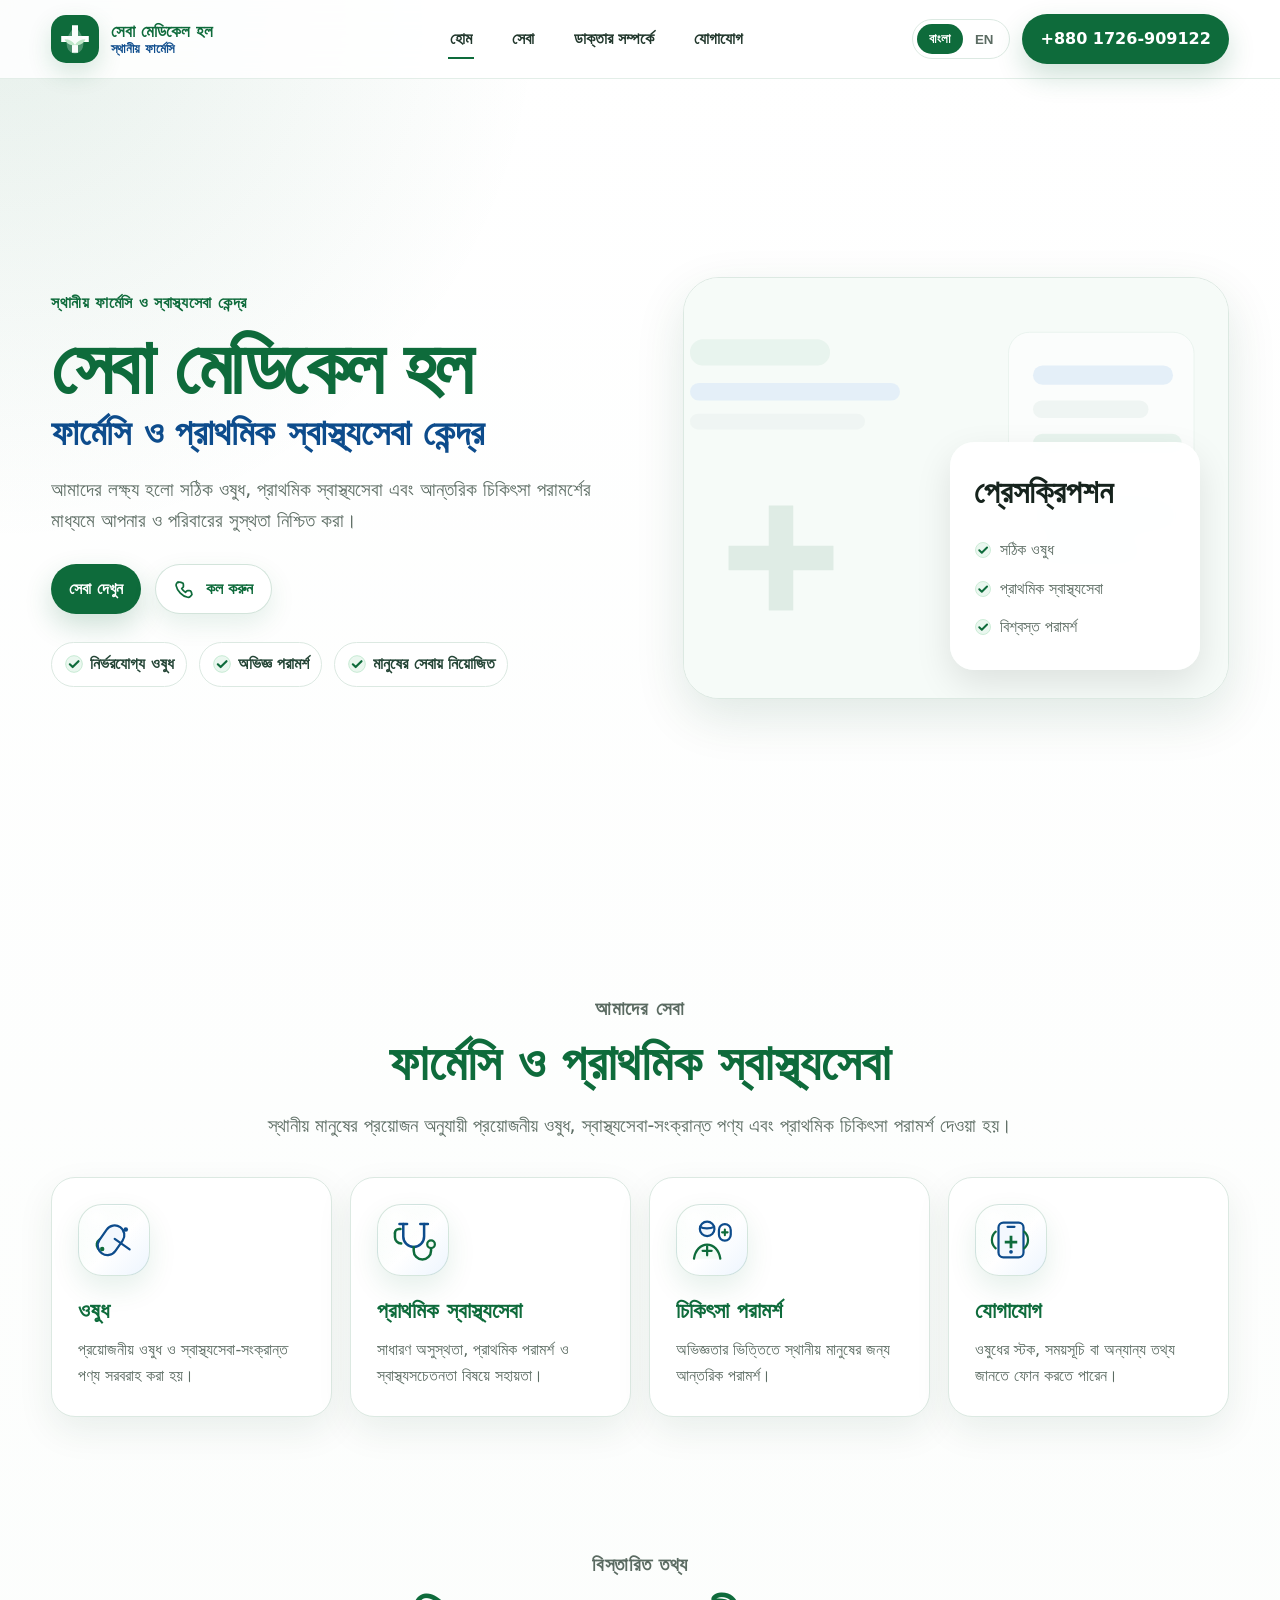
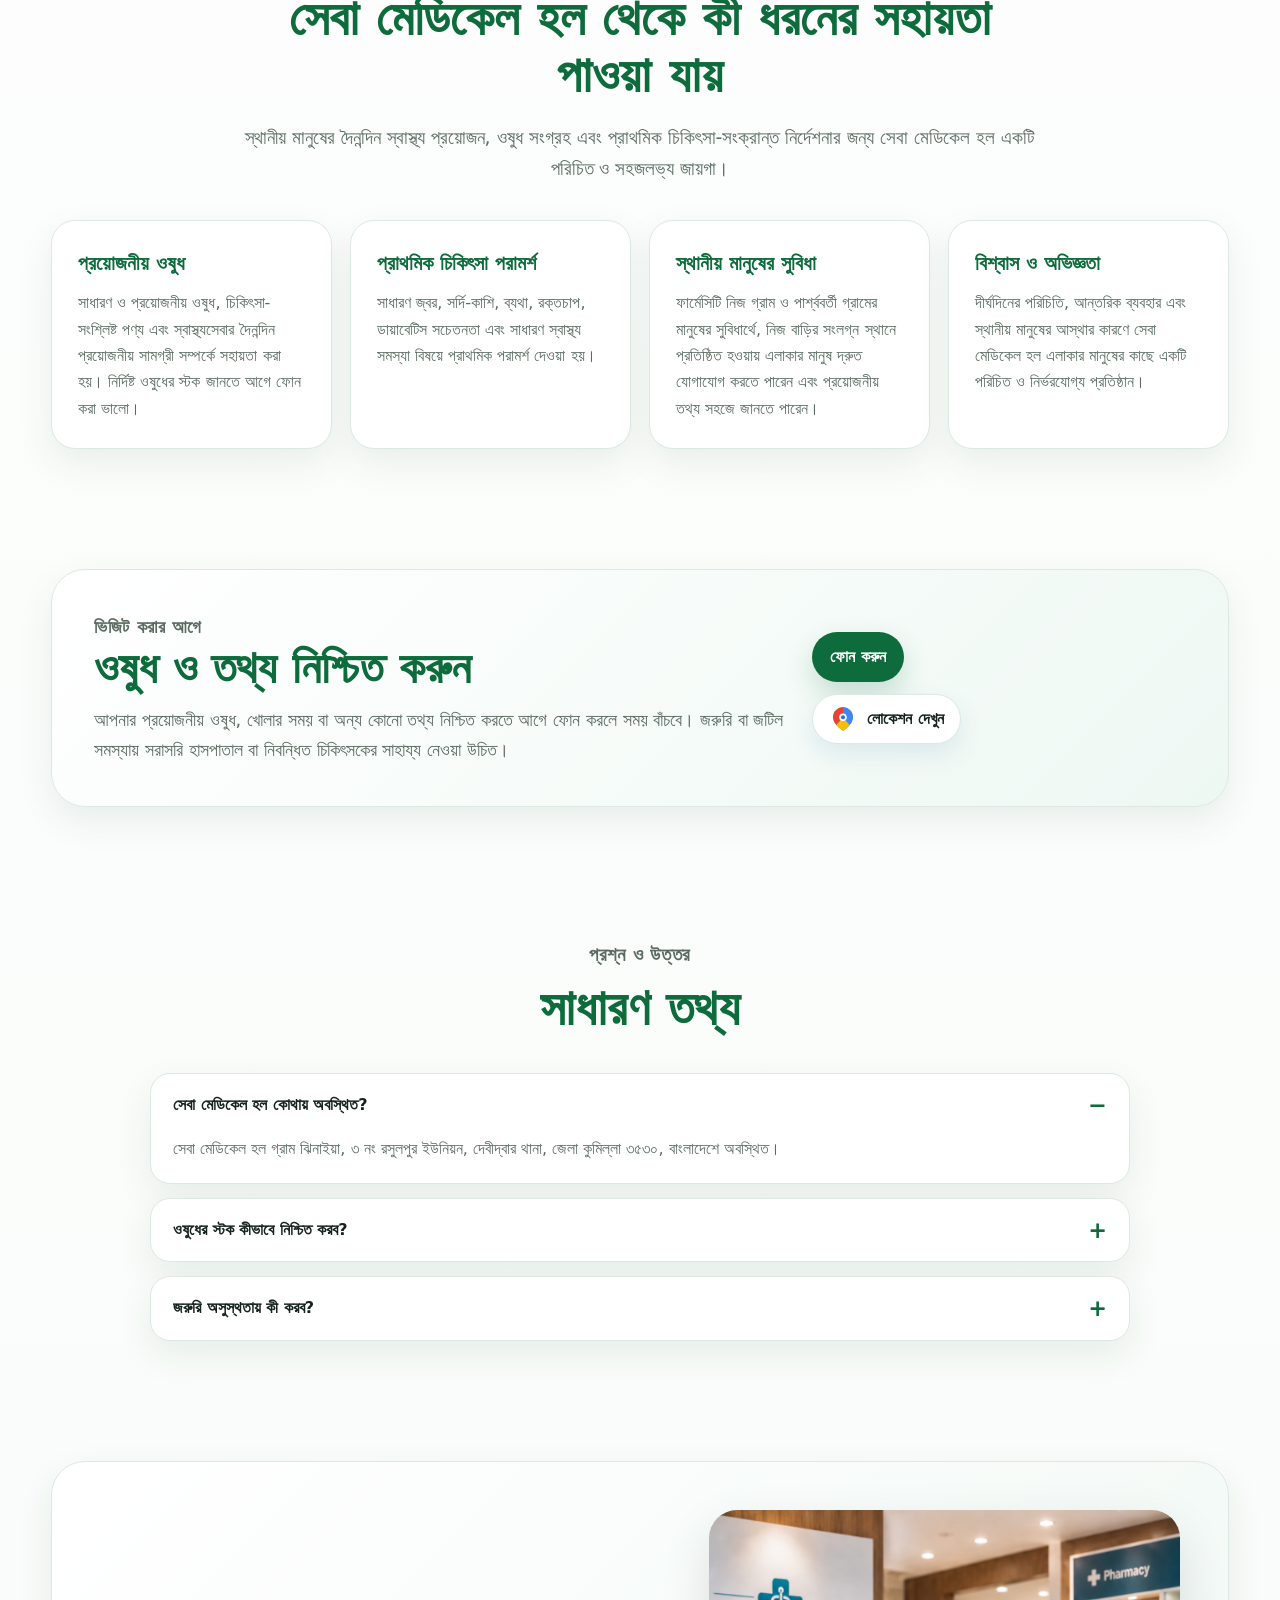
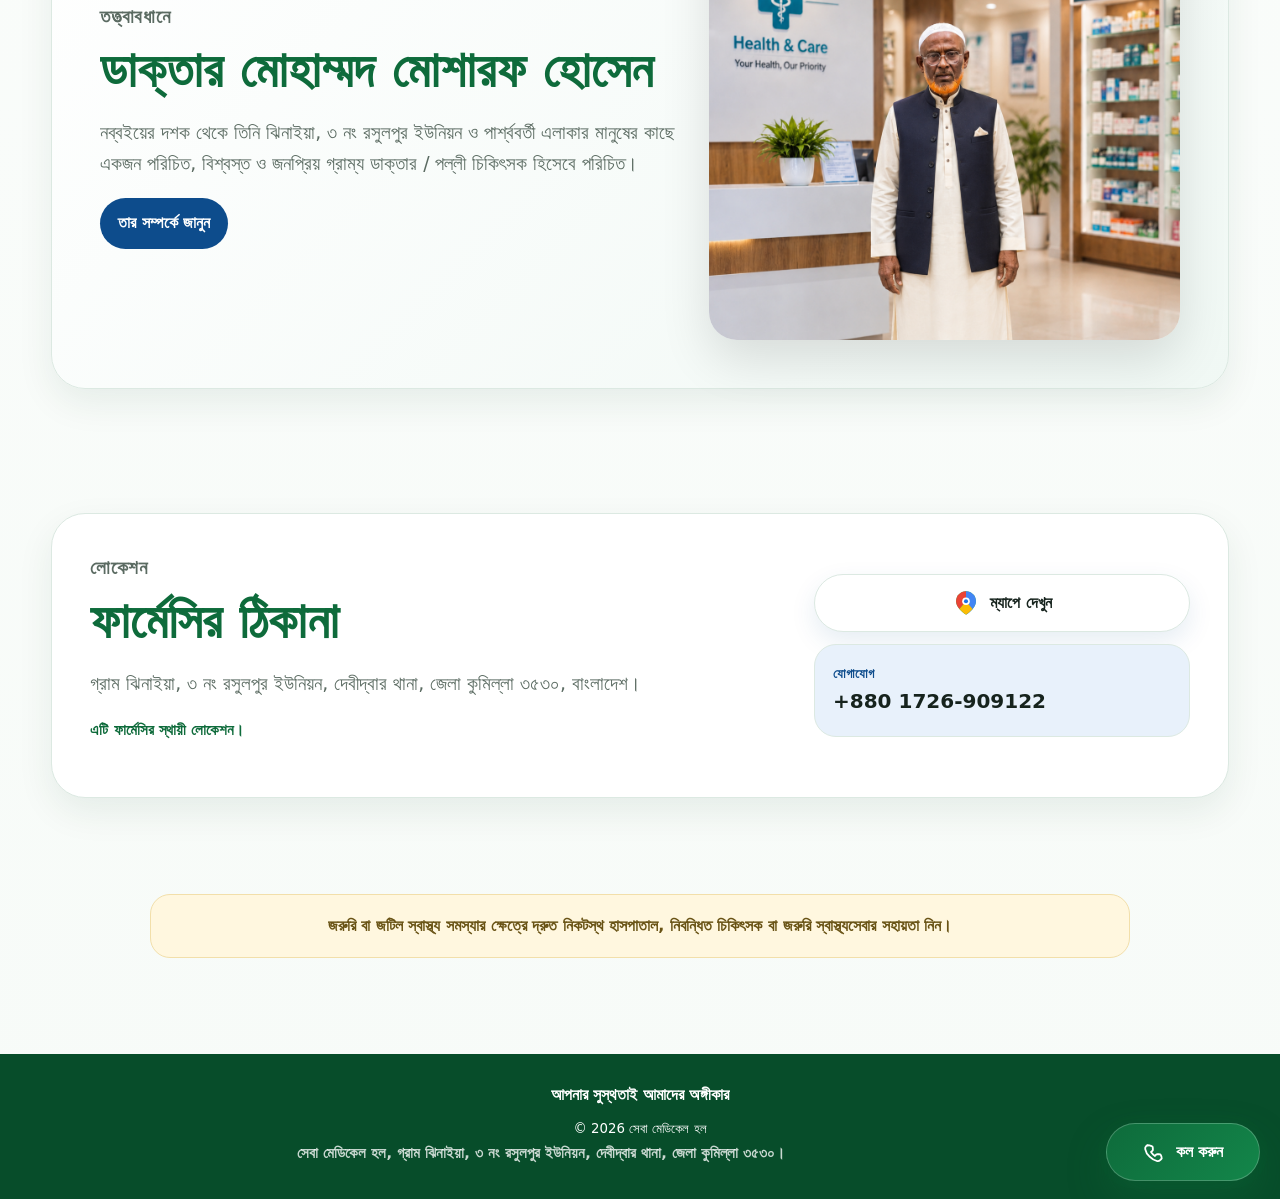
<file: index.html>
<!DOCTYPE html>
<html lang="bn" data-page="home">
<head>
  <meta charset="UTF-8" />
  <meta name="viewport" content="width=device-width, initial-scale=1.0" />
  <title>সেবা মেডিকেল হল | ফার্মেসি ও প্রাথমিক স্বাস্থ্যসেবা | দেবীদ্বার, কুমিল্লা</title>
  <meta name="description" content="সেবা মেডিকেল হল গ্রাম ঝিনাইয়া, ৩ নং রসুলপুর ইউনিয়ন, দেবীদ্বার থানা, জেলা কুমিল্লা ৩৫৩০-এ অবস্থিত একটি স্থানীয় ফার্মেসি ও স্বাস্থ্যসেবা কেন্দ্র।" />
  <meta name="keywords" content="সেবা মেডিকেল হল, Seba Medical Hall, ঝিনাইয়া ফার্মেসি, ৩ নং রসুলপুর ইউনিয়ন, দেবীদ্বার ফার্মেসি, কুমিল্লা ফার্মেসি, ডাক্তার মোহাম্মদ মোশারফ হোসেন" />
  <meta name="author" content="Seba Medical Hall" />
  <meta name="robots" content="index, follow, max-image-preview:large, max-snippet:-1, max-video-preview:-1" />
  <meta name="theme-color" content="#0e6b3b" />
  <meta name="application-name" content="Seba Medical Hall" />
  <meta name="apple-mobile-web-app-title" content="Seba Medical Hall" />
  <meta name="apple-mobile-web-app-capable" content="yes" />
  <meta name="apple-mobile-web-app-status-bar-style" content="default" />

  <link rel="canonical" href="https://seba-medical-hall.com/" />
  <link rel="alternate" hreflang="bn-BD" href="https://seba-medical-hall.com/" />
  <link rel="alternate" hreflang="en" href="https://seba-medical-hall.com/?lang=en" />
  <link rel="alternate" hreflang="x-default" href="https://seba-medical-hall.com/" />

  <link rel="icon" href="favicon.ico" sizes="any" />
  <link rel="icon" type="image/png" sizes="16x16" href="assets/favicon-16x16.png" />
  <link rel="icon" type="image/png" sizes="32x32" href="assets/favicon-32x32.png" />
  <link rel="icon" type="image/png" sizes="48x48" href="assets/favicon-48x48.png" />
  <link rel="apple-touch-icon" sizes="180x180" href="assets/apple-touch-icon.png" />
  <link rel="manifest" href="site.webmanifest" />
  <link rel="mask-icon" href="assets/safari-pinned-tab.svg" color="#0e6b3b" />

  <meta property="og:type" content="website" />
  <meta property="og:site_name" content="Seba Medical Hall" />
  <meta property="og:title" content="সেবা মেডিকেল হল | ফার্মেসি ও প্রাথমিক স্বাস্থ্যসেবা | দেবীদ্বার, কুমিল্লা" />
  <meta property="og:description" content="সেবা মেডিকেল হল গ্রাম ঝিনাইয়া, ৩ নং রসুলপুর ইউনিয়ন, দেবীদ্বার থানা, জেলা কুমিল্লা ৩৫৩০-এ অবস্থিত একটি স্থানীয় ফার্মেসি ও স্বাস্থ্যসেবা কেন্দ্র।" />
  <meta property="og:url" content="https://seba-medical-hall.com/" />
  <meta property="og:image" content="https://seba-medical-hall.com/assets/og-image.png" />
  <meta property="og:image:alt" content="Seba Medical Hall pharmacy website preview" />
  <meta property="og:image:width" content="1200" />
  <meta property="og:image:height" content="630" />
  <meta property="og:locale" content="bn_BD" />

  <meta name="twitter:card" content="summary_large_image" />
  <meta name="twitter:title" content="সেবা মেডিকেল হল | ফার্মেসি ও প্রাথমিক স্বাস্থ্যসেবা | দেবীদ্বার, কুমিল্লা" />
  <meta name="twitter:description" content="সেবা মেডিকেল হল গ্রাম ঝিনাইয়া, ৩ নং রসুলপুর ইউনিয়ন, দেবীদ্বার থানা, জেলা কুমিল্লা ৩৫৩০-এ অবস্থিত একটি স্থানীয় ফার্মেসি ও স্বাস্থ্যসেবা কেন্দ্র।" />
  <meta name="twitter:image" content="https://seba-medical-hall.com/assets/og-image.png" />

  <link rel="stylesheet" href="css/styles.css" />
<script type="application/ld+json">
{
  "@context": "https://schema.org",
  "@graph": [
    {
      "@context": "https://schema.org",
      "@type": [
        "Pharmacy",
        "LocalBusiness",
        "MedicalBusiness"
      ],
      "@id": "https://seba-medical-hall.com/#seba-medical-hall",
      "name": "Seba Medical Hall",
      "alternateName": "সেবা মেডিকেল হল",
      "url": "https://seba-medical-hall.com",
      "logo": "https://seba-medical-hall.com/assets/android-chrome-512x512.png",
      "image": "https://seba-medical-hall.com/assets/og-image.png",
      "telephone": "+8801726909122",
      "description": "সেবা মেডিকেল হল গ্রাম ঝিনাইয়া, ৩ নং রসুলপুর ইউনিয়ন, দেবীদ্বার থানা, জেলা কুমিল্লা ৩৫৩০-এ অবস্থিত একটি স্থানীয় ফার্মেসি ও স্বাস্থ্যসেবা কেন্দ্র।",
      "address": {
        "@type": "PostalAddress",
        "streetAddress": "গ্রাম ঝিনাইয়া, ৩ নং রসুলপুর ইউনিয়ন",
        "addressLocality": "দেবীদ্বার",
        "addressRegion": "কুমিল্লা",
        "postalCode": "3530",
        "addressCountry": "BD"
      },
      "hasMap": "https://maps.app.goo.gl/da37eKfEbNyJsp4y8",
      "sameAs": [
        "https://maps.app.goo.gl/da37eKfEbNyJsp4y8"
      ],
      "founder": {
        "@type": "Person",
        "name": "Dr. Mohammad Mosharraf Hossain",
        "alternateName": "ডাক্তার মোহাম্মদ মোশারফ হোসেন"
      }
    }
  ]
}
</script>
</head>
<body class="page-fade" class="has-floating-call">
  <header class="site-header">
    <a class="brand" href="index.html" aria-label="Seba Medical Hall home">
      <img src="assets/seba-logo.svg" alt="Seba Medical Hall logo" />
      <span>
        <strong data-i18n="brand.bn">সেবা মেডিকেল হল</strong>
        <small data-i18n="brand.en">স্থানীয় ফার্মেসি</small>
      </span>
    </a>

    <button class="menu-toggle" aria-label="Open menu" aria-expanded="false"><img src="assets/icons/menu.svg" alt="" aria-hidden="true" /></button>

    <nav class="main-nav" aria-label="Main navigation">
      <a class="active" href="index.html" data-i18n="nav.home">হোম</a>
      <a href="#services" data-i18n="nav.services">সেবা</a>
      <a href="about.html" data-i18n="nav.about">ডাক্তার সম্পর্কে</a>
      <a href="#contact" data-i18n="nav.contact">যোগাযোগ</a>
      <div class="nav-language mobile-only">
        <div class="language-switch" aria-label="Language switch">
          <button class="lang-btn active" data-lang="bn">বাংলা</button>
          <button class="lang-btn" data-lang="en">EN</button>
        </div>
      </div>
    </nav>

    <div class="header-actions">
      <div class="language-switch desktop-language" aria-label="Language switch">
        <button class="lang-btn active" data-lang="bn">বাংলা</button>
        <button class="lang-btn" data-lang="en">EN</button>
      </div>
      <a class="call-btn" href="tel:+8801726909122">+880 1726-909122</a>
    </div>
  </header>

  <main>
    <section class="hero section">
      <div class="hero-content reveal">
        <p class="eyebrow" data-i18n="home.eyebrow">স্থানীয় ফার্মেসি ও স্বাস্থ্যসেবা কেন্দ্র</p>
        <h1 data-i18n="home.title">সেবা মেডিকেল হল</h1>
        <h2 data-i18n="home.subtitle">ফার্মেসি ও প্রাথমিক স্বাস্থ্যসেবা কেন্দ্র</h2>
        <p class="lead" data-i18n="home.lead">আমাদের লক্ষ্য হলো সঠিক ওষুধ, প্রাথমিক স্বাস্থ্যসেবা এবং আন্তরিক চিকিৎসা পরামর্শের মাধ্যমে আপনার ও পরিবারের সুস্থতা নিশ্চিত করা।</p>

        <div class="hero-actions">
          <a class="primary-btn" href="#services" data-i18n="home.ctaServices">সেবা দেখুন</a>
          <a class="action-call-btn" href="tel:+8801726909122">
            <img src="assets/icons/call-action.svg" alt="" aria-hidden="true" />
            <span data-i18n="home.ctaCall">কল করুন</span>
          </a>
        </div>

        <div class="trust-row">
          <span data-i18n="home.trust1">নির্ভরযোগ্য ওষুধ</span>
          <span data-i18n="home.trust2">অভিজ্ঞ পরামর্শ</span>
          <span data-i18n="home.trust3">মানুষের সেবায় নিয়োজিত</span>
        </div>
      </div>

      <div class="hero-visual reveal">
        <img src="assets/medical-pattern.svg" alt="Pharmacy illustration" />
        <div class="rx-card">
          <strong data-i18n="home.rxTitle">প্রেসক্রিপশন</strong>
          <ul>
            <li data-i18n="home.rx1">সঠিক ওষুধ</li>
            <li data-i18n="home.rx2">প্রাথমিক স্বাস্থ্যসেবা</li>
            <li data-i18n="home.rx3">বিশ্বস্ত পরামর্শ</li>
          </ul>
        </div>
      </div>
    </section>

    <section id="services" class="section services">
      <div class="section-head reveal">
        <p class="eyebrow" data-i18n="services.eyebrow">আমাদের সেবা</p>
        <h2 data-i18n="services.title">ফার্মেসি ও প্রাথমিক স্বাস্থ্যসেবা</h2>
        <p data-i18n="services.intro">স্থানীয় মানুষের প্রয়োজন অনুযায়ী প্রয়োজনীয় ওষুধ, স্বাস্থ্যসেবা-সংক্রান্ত পণ্য এবং প্রাথমিক চিকিৎসা পরামর্শ দেওয়া হয়।</p>
      </div>

      <div class="card-grid">
        <article class="service-card reveal">
          <div class="icon-pill"><img src="assets/icons/medicine.svg" alt="" aria-hidden="true" /></div>
          <h3 data-i18n="services.card1.title">ওষুধ</h3>
          <p data-i18n="services.card1.text">প্রয়োজনীয় ওষুধ ও স্বাস্থ্যসেবা-সংক্রান্ত পণ্য সরবরাহ করা হয়।</p>
        </article>
        <article class="service-card reveal">
          <div class="icon-pill"><img src="assets/icons/healthcare.svg" alt="" aria-hidden="true" /></div>
          <h3 data-i18n="services.card2.title">প্রাথমিক স্বাস্থ্যসেবা</h3>
          <p data-i18n="services.card2.text">সাধারণ অসুস্থতা, প্রাথমিক পরামর্শ ও স্বাস্থ্যসচেতনতা বিষয়ে সহায়তা।</p>
        </article>
        <article class="service-card reveal">
          <div class="icon-pill"><img src="assets/icons/doctor-advice.svg" alt="" aria-hidden="true" /></div>
          <h3 data-i18n="services.card3.title">চিকিৎসা পরামর্শ</h3>
          <p data-i18n="services.card3.text">অভিজ্ঞতার ভিত্তিতে স্থানীয় মানুষের জন্য আন্তরিক পরামর্শ।</p>
        </article>
        <article class="service-card reveal">
          <div class="icon-pill"><img src="assets/icons/phone.svg" alt="" aria-hidden="true" /></div>
          <h3 data-i18n="services.card4.title">যোগাযোগ</h3>
          <p data-i18n="services.card4.text">ওষুধের স্টক, সময়সূচি বা অন্যান্য তথ্য জানতে ফোন করতে পারেন।</p>
        </article>
      </div>
    </section>


    <section class="section detail-section">
      <div class="section-head reveal">
        <p class="eyebrow" data-i18n="details.eyebrow">বিস্তারিত তথ্য</p>
        <h2 data-i18n="details.title">সেবা মেডিকেল হল থেকে কী ধরনের সহায়তা পাওয়া যায়</h2>
        <p data-i18n="details.intro">স্থানীয় মানুষের দৈনন্দিন স্বাস্থ্য প্রয়োজন, ওষুধ সংগ্রহ এবং প্রাথমিক চিকিৎসা-সংক্রান্ত নির্দেশনার জন্য সেবা মেডিকেল হল একটি পরিচিত ও সহজলভ্য জায়গা।</p>
      </div>

      <div class="detail-grid">
        <article class="detail-card reveal">
          <h3 data-i18n="details.card1.title">প্রয়োজনীয় ওষুধ</h3>
          <p data-i18n="details.card1.text">সাধারণ ও প্রয়োজনীয় ওষুধ, চিকিৎসা-সংশ্লিষ্ট পণ্য এবং স্বাস্থ্যসেবার দৈনন্দিন প্রয়োজনীয় সামগ্রী সম্পর্কে সহায়তা করা হয়। নির্দিষ্ট ওষুধের স্টক জানতে আগে ফোন করা ভালো।</p>
        </article>

        <article class="detail-card reveal">
          <h3 data-i18n="details.card2.title">প্রাথমিক চিকিৎসা পরামর্শ</h3>
          <p data-i18n="details.card2.text">সাধারণ জ্বর, সর্দি-কাশি, ব্যথা, রক্তচাপ, ডায়াবেটিস সচেতনতা এবং সাধারণ স্বাস্থ্য সমস্যা বিষয়ে প্রাথমিক পরামর্শ দেওয়া হয়।</p>
        </article>

        <article class="detail-card reveal">
          <h3 data-i18n="details.card3.title">স্থানীয় মানুষের সুবিধা</h3>
          <p data-i18n="details.card3.text">ফার্মেসিটি নিজ গ্রাম ও পার্শ্ববর্তী গ্রামের মানুষের সুবিধার্থে, নিজ বাড়ির সংলগ্ন স্থানে প্রতিষ্ঠিত হওয়ায় এলাকার মানুষ দ্রুত যোগাযোগ করতে পারেন এবং প্রয়োজনীয় তথ্য সহজে জানতে পারেন।</p>
        </article>

        <article class="detail-card reveal">
          <h3 data-i18n="details.card4.title">বিশ্বাস ও অভিজ্ঞতা</h3>
          <p data-i18n="details.card4.text">দীর্ঘদিনের পরিচিতি, আন্তরিক ব্যবহার এবং স্থানীয় মানুষের আস্থার কারণে সেবা মেডিকেল হল এলাকার মানুষের কাছে একটি পরিচিত ও নির্ভরযোগ্য প্রতিষ্ঠান।</p>
        </article>
      </div>
    </section>

    <section class="section guidance-section">
      <div class="guidance-card reveal">
        <div>
          <p class="eyebrow" data-i18n="guidance.eyebrow">ভিজিট করার আগে</p>
          <h2 data-i18n="guidance.title">ওষুধ ও তথ্য নিশ্চিত করুন</h2>
          <p data-i18n="guidance.text">আপনার প্রয়োজনীয় ওষুধ, খোলার সময় বা অন্য কোনো তথ্য নিশ্চিত করতে আগে ফোন করলে সময় বাঁচবে। জরুরি বা জটিল সমস্যায় সরাসরি হাসপাতাল বা নিবন্ধিত চিকিৎসকের সাহায্য নেওয়া উচিত।</p>
        </div>
        <div class="guidance-actions">
          <a class="primary-btn" href="tel:+8801726909122" data-i18n="guidance.call">ফোন করুন</a>
          <a class="map-btn" href="https://maps.app.goo.gl/da37eKfEbNyJsp4y8" target="_blank" rel="noopener">
            <img src="assets/map-pin.svg" alt="" />
            <span data-i18n="guidance.map">লোকেশন দেখুন</span>
          </a>
        </div>
      </div>
    </section>

    <section class="section faq-section">
      <div class="section-head reveal">
        <p class="eyebrow" data-i18n="faq.eyebrow">প্রশ্ন ও উত্তর</p>
        <h2 data-i18n="faq.title">সাধারণ তথ্য</h2>
      </div>

      <div class="faq-list">
        <details class="faq-item reveal" open>
          <summary data-i18n="faq.q1">সেবা মেডিকেল হল কোথায় অবস্থিত?</summary>
          <p data-i18n="faq.a1">সেবা মেডিকেল হল গ্রাম ঝিনাইয়া, ৩ নং রসুলপুর ইউনিয়ন, দেবীদ্বার থানা, জেলা কুমিল্লা ৩৫৩০, বাংলাদেশে অবস্থিত।</p>
        </details>
        <details class="faq-item reveal">
          <summary data-i18n="faq.q3">ওষুধের স্টক কীভাবে নিশ্চিত করব?</summary>
          <p data-i18n="faq.a3">নির্দিষ্ট ওষুধ বা পণ্যের স্টক জানতে +880 1726-909122 নম্বরে যোগাযোগ করা ভালো।</p>
        </details>
        <details class="faq-item reveal">
          <summary data-i18n="faq.q4">জরুরি অসুস্থতায় কী করব?</summary>
          <p data-i18n="faq.a4">জরুরি বা জটিল স্বাস্থ্য সমস্যায় দ্রুত নিকটস্থ হাসপাতাল, নিবন্ধিত চিকিৎসক বা জরুরি স্বাস্থ্যসেবার সহায়তা নিন।</p>
        </details>
      </div>
    </section>

    <section class="section about-preview">
      <div class="about-preview-card reveal">
        <div>
          <p class="eyebrow" data-i18n="home.aboutEyebrow">তত্ত্বাবধানে</p>
          <h2 data-i18n="home.aboutTitle">ডাক্তার মোহাম্মদ মোশারফ হোসেন</h2>
          <p data-i18n="home.aboutText">নব্বইয়ের দশক থেকে তিনি ঝিনাইয়া, ৩ নং রসুলপুর ইউনিয়ন ও পার্শ্ববর্তী এলাকার মানুষের কাছে একজন পরিচিত, বিশ্বস্ত ও জনপ্রিয় গ্রাম্য ডাক্তার / পল্লী চিকিৎসক হিসেবে পরিচিত।</p>
          <a class="secondary-btn" href="about.html" data-i18n="home.aboutBtn">তার সম্পর্কে জানুন</a>
        </div>
        <img src="assets/doctor-mosharraf-hossain.png" alt="Dr. Mohammad Mosharraf Hossain" />
      </div>
    </section>

    <section id="contact" class="section contact-section">
      <div class="contact-card reveal">
        <div>
          <p class="eyebrow" data-i18n="contact.eyebrow">লোকেশন</p>
          <h2 data-i18n="contact.title">ফার্মেসির ঠিকানা</h2>
          <p data-i18n="contact.address">গ্রাম ঝিনাইয়া, ৩ নং রসুলপুর ইউনিয়ন, দেবীদ্বার থানা, জেলা কুমিল্লা ৩৫৩০, বাংলাদেশ।</p>
          <p class="small-note" data-i18n="contact.note">এটি ফার্মেসির স্থায়ী লোকেশন।</p>
        </div>
        <div class="contact-actions">
          <a class="map-btn large" href="https://maps.app.goo.gl/da37eKfEbNyJsp4y8" target="_blank" rel="noopener">
            <img src="assets/map-pin.svg" alt="" />
            <span data-i18n="contact.map">ম্যাপে দেখুন</span>
          </a>
          <a class="call-card" href="tel:+8801726909122">
            <small data-i18n="contact.callLabel">যোগাযোগ</small>
            <strong>+880 1726-909122</strong>
          </a>
        </div>
      </div>
    </section>

    <section class="section disclaimer reveal">
      <p data-i18n="disclaimer.text">জরুরি বা জটিল স্বাস্থ্য সমস্যার ক্ষেত্রে দ্রুত নিকটস্থ হাসপাতাল, নিবন্ধিত চিকিৎসক বা জরুরি স্বাস্থ্যসেবার সহায়তা নিন।</p>
    </section>
  </main>

  <footer class="site-footer">
    <p data-i18n="footer.line">আপনার সুস্থতাই আমাদের অঙ্গীকার</p>
    <small>© <span id="year"></span> <span data-i18n="footer.business">সেবা মেডিকেল হল</span></small>
    <p class="keyword-footer" data-i18n="footer.keywords">সেবা মেডিকেল হল, গ্রাম ঝিনাইয়া, ৩ নং রসুলপুর ইউনিয়ন, দেবীদ্বার থানা, জেলা কুমিল্লা ৩৫৩০।</p>
  </footer>

  <script src="js/seo.js"></script>
  <script src="js/main.js"></script>

  <a class="floating-call-btn global-floating-call always-visible-call" href="tel:+8801726909122" aria-label="Call now">
    <img src="assets/icons/call-action.svg" alt="" aria-hidden="true" />
    <span data-i18n="floating.call">কল করুন</span>
  </a>

</body>
</html>
</file>
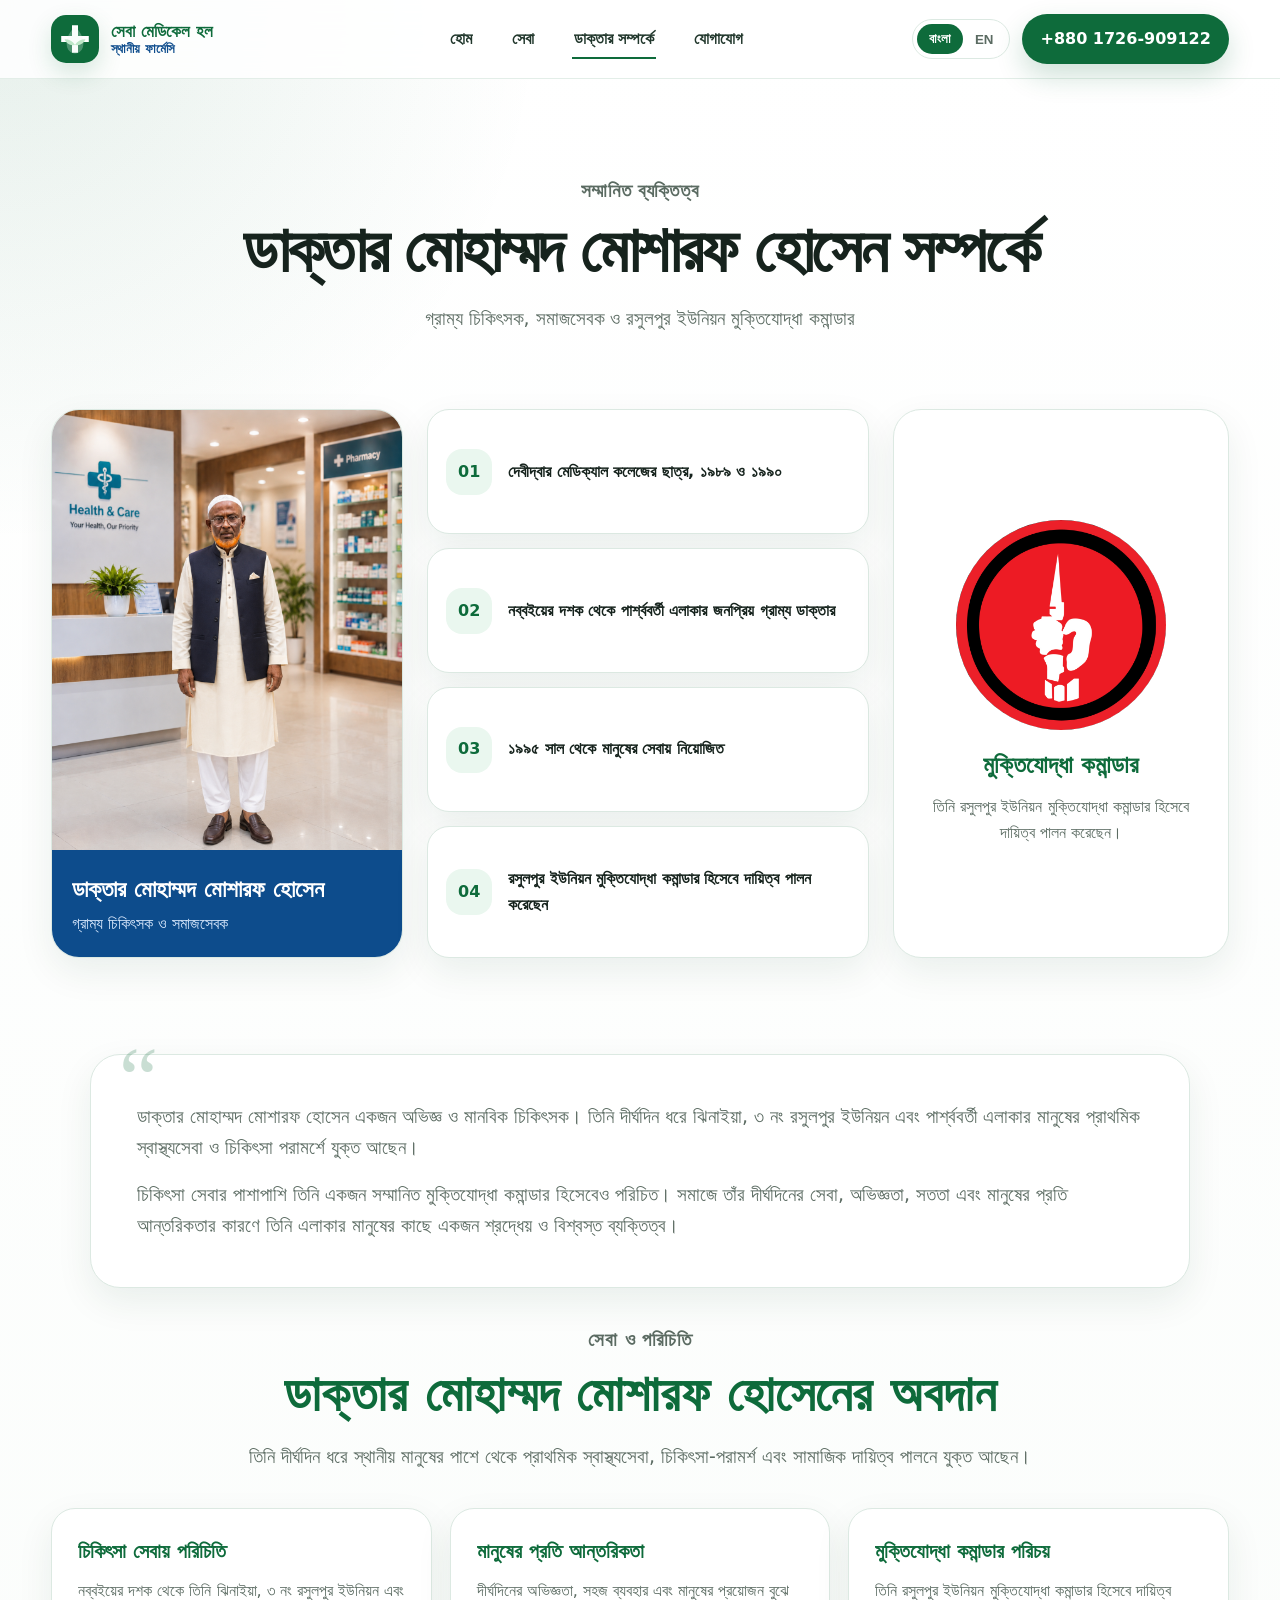
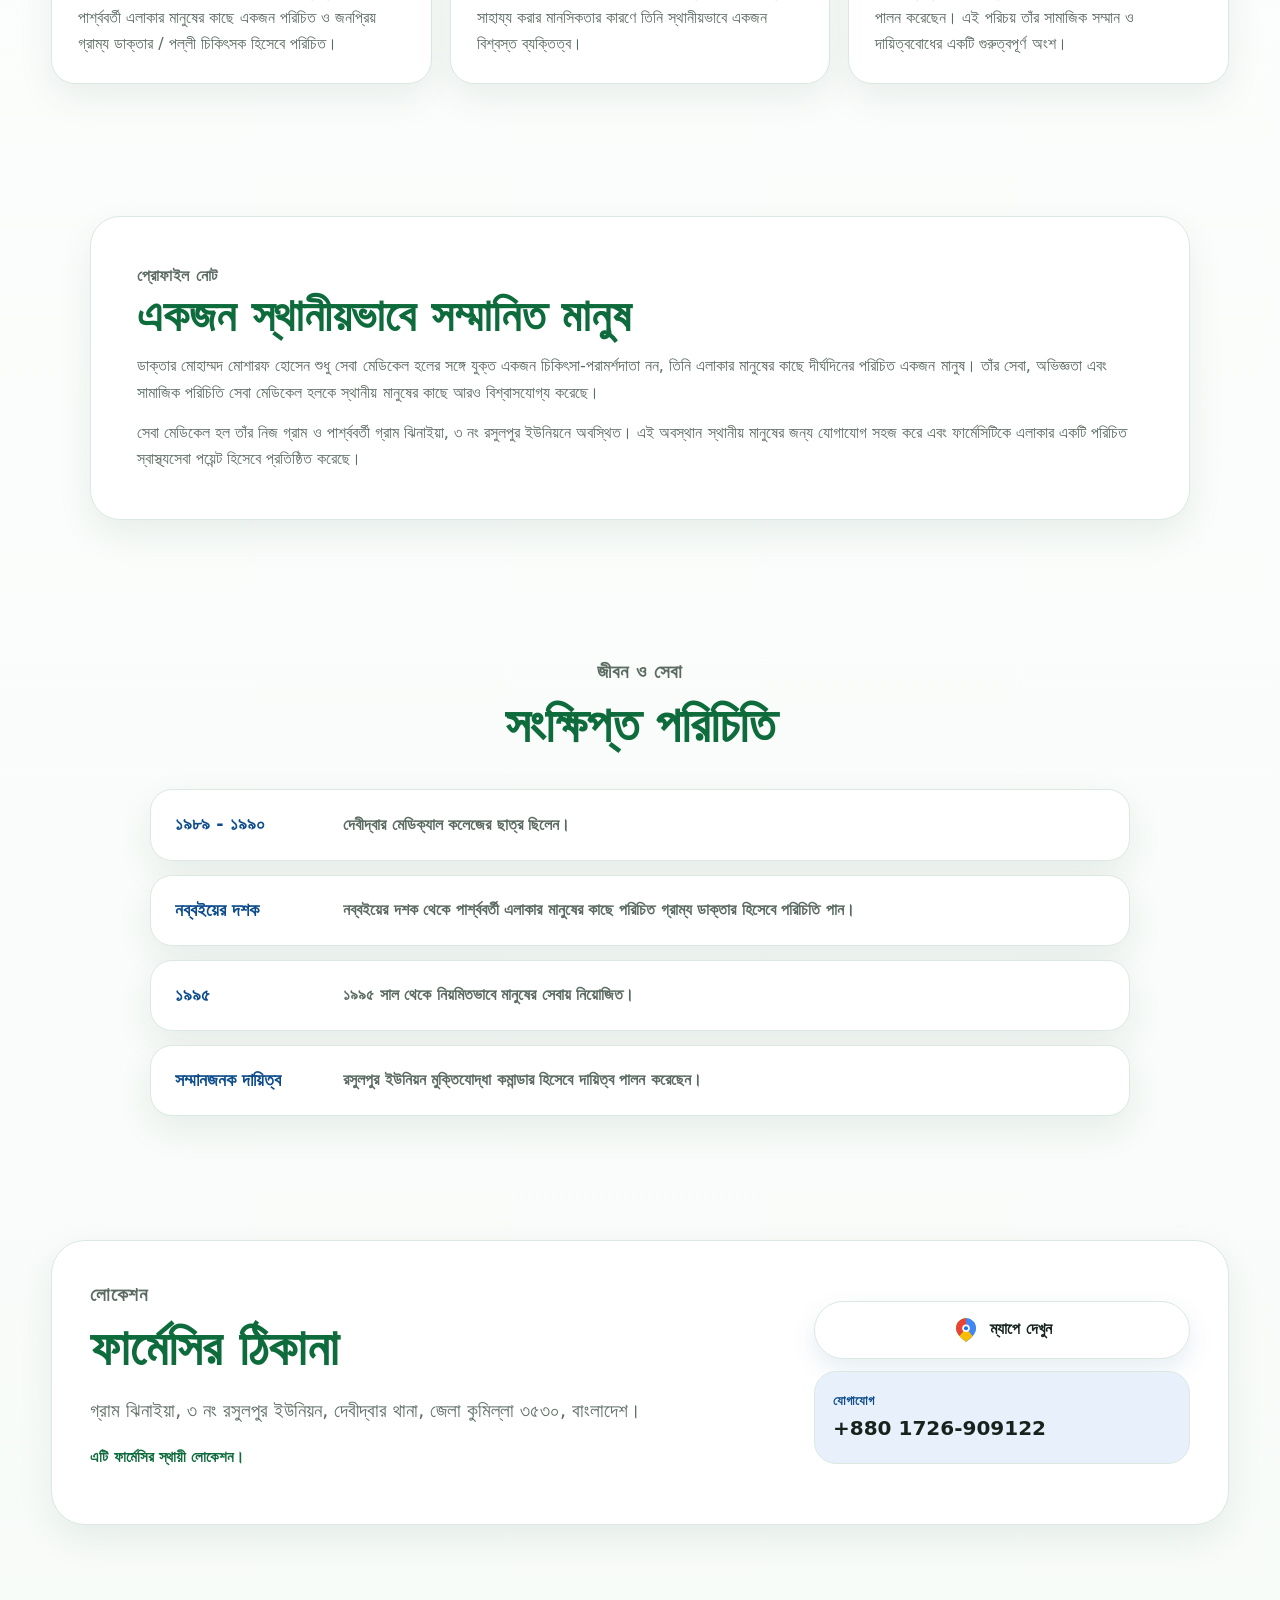
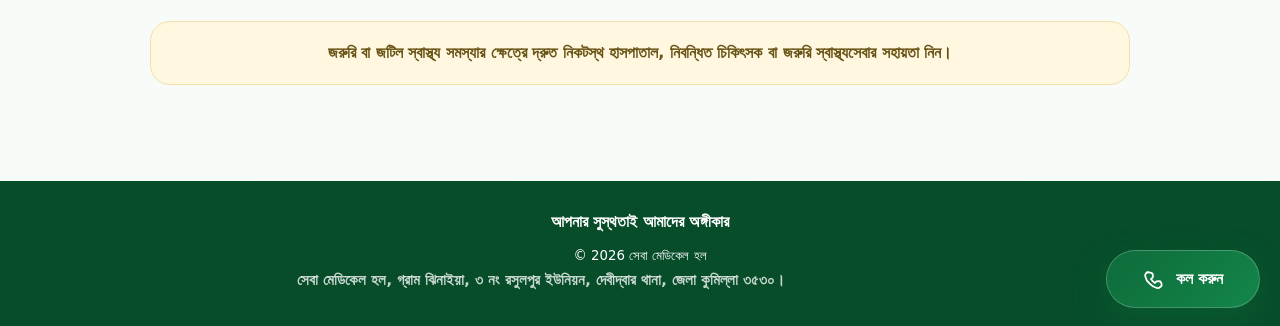
<file: about.html>
<!DOCTYPE html>
<html lang="bn" data-page="about">
<head>
  <meta charset="UTF-8" />
  <meta name="viewport" content="width=device-width, initial-scale=1.0" />
  <title>ডাক্তার মোহাম্মদ মোশারফ হোসেন সম্পর্কে | সেবা মেডিকেল হল</title>
  <meta name="description" content="ডাক্তার মোহাম্মদ মোশারফ হোসেন নব্বইয়ের দশক থেকে পার্শ্ববর্তী এলাকার জনপ্রিয় গ্রাম্য ডাক্তার এবং রসুলপুর ইউনিয়ন মুক্তিযোদ্ধা কমান্ডার হিসেবে পরিচিত।" />
  <meta name="keywords" content="ডাক্তার মোহাম্মদ মোশারফ হোসেন, গ্রাম্য ডাক্তার, রসুলপুর ইউনিয়ন মুক্তিযোদ্ধা কমান্ডার, দেবীদ্বার মেডিক্যাল কলেজ, সেবা মেডিকেল হল" />
  <meta name="author" content="Seba Medical Hall" />
  <meta name="robots" content="index, follow, max-image-preview:large, max-snippet:-1, max-video-preview:-1" />
  <meta name="theme-color" content="#0e6b3b" />
  <meta name="application-name" content="Seba Medical Hall" />
  <meta name="apple-mobile-web-app-title" content="Seba Medical Hall" />
  <meta name="apple-mobile-web-app-capable" content="yes" />
  <meta name="apple-mobile-web-app-status-bar-style" content="default" />

  <link rel="canonical" href="https://seba-medical-hall.com/about.html" />
  <link rel="alternate" hreflang="bn-BD" href="https://seba-medical-hall.com/about.html" />
  <link rel="alternate" hreflang="en" href="https://seba-medical-hall.com/about.html?lang=en" />
  <link rel="alternate" hreflang="x-default" href="https://seba-medical-hall.com/about.html" />

  <link rel="icon" href="favicon.ico" sizes="any" />
  <link rel="icon" type="image/png" sizes="16x16" href="assets/favicon-16x16.png" />
  <link rel="icon" type="image/png" sizes="32x32" href="assets/favicon-32x32.png" />
  <link rel="icon" type="image/png" sizes="48x48" href="assets/favicon-48x48.png" />
  <link rel="apple-touch-icon" sizes="180x180" href="assets/apple-touch-icon.png" />
  <link rel="manifest" href="site.webmanifest" />
  <link rel="mask-icon" href="assets/safari-pinned-tab.svg" color="#0e6b3b" />

  <meta property="og:type" content="profile" />
  <meta property="og:site_name" content="Seba Medical Hall" />
  <meta property="og:title" content="ডাক্তার মোহাম্মদ মোশারফ হোসেন সম্পর্কে | সেবা মেডিকেল হল" />
  <meta property="og:description" content="ডাক্তার মোহাম্মদ মোশারফ হোসেন নব্বইয়ের দশক থেকে পার্শ্ববর্তী এলাকার জনপ্রিয় গ্রাম্য ডাক্তার এবং রসুলপুর ইউনিয়ন মুক্তিযোদ্ধা কমান্ডার হিসেবে পরিচিত।" />
  <meta property="og:url" content="https://seba-medical-hall.com/about.html" />
  <meta property="og:image" content="https://seba-medical-hall.com/assets/og-image.png" />
  <meta property="og:image:alt" content="Seba Medical Hall pharmacy website preview" />
  <meta property="og:image:width" content="1200" />
  <meta property="og:image:height" content="630" />
  <meta property="og:locale" content="bn_BD" />

  <meta name="twitter:card" content="summary_large_image" />
  <meta name="twitter:title" content="ডাক্তার মোহাম্মদ মোশারফ হোসেন সম্পর্কে | সেবা মেডিকেল হল" />
  <meta name="twitter:description" content="ডাক্তার মোহাম্মদ মোশারফ হোসেন নব্বইয়ের দশক থেকে পার্শ্ববর্তী এলাকার জনপ্রিয় গ্রাম্য ডাক্তার এবং রসুলপুর ইউনিয়ন মুক্তিযোদ্ধা কমান্ডার হিসেবে পরিচিত।" />
  <meta name="twitter:image" content="https://seba-medical-hall.com/assets/og-image.png" />

  <link rel="stylesheet" href="css/styles.css" />
<script type="application/ld+json">
{
  "@context": "https://schema.org",
  "@graph": [
    {
      "@context": "https://schema.org",
      "@type": [
        "Pharmacy",
        "LocalBusiness",
        "MedicalBusiness"
      ],
      "@id": "https://seba-medical-hall.com/#seba-medical-hall",
      "name": "Seba Medical Hall",
      "alternateName": "সেবা মেডিকেল হল",
      "url": "https://seba-medical-hall.com",
      "logo": "https://seba-medical-hall.com/assets/android-chrome-512x512.png",
      "image": "https://seba-medical-hall.com/assets/og-image.png",
      "telephone": "+8801726909122",
      "description": "সেবা মেডিকেল হল গ্রাম ঝিনাইয়া, ৩ নং রসুলপুর ইউনিয়ন, দেবীদ্বার থানা, জেলা কুমিল্লা ৩৫৩০-এ অবস্থিত একটি স্থানীয় ফার্মেসি ও স্বাস্থ্যসেবা কেন্দ্র।",
      "address": {
        "@type": "PostalAddress",
        "streetAddress": "গ্রাম ঝিনাইয়া, ৩ নং রসুলপুর ইউনিয়ন",
        "addressLocality": "দেবীদ্বার",
        "addressRegion": "কুমিল্লা",
        "postalCode": "3530",
        "addressCountry": "BD"
      },
      "hasMap": "https://maps.app.goo.gl/da37eKfEbNyJsp4y8",
      "sameAs": [
        "https://maps.app.goo.gl/da37eKfEbNyJsp4y8"
      ],
      "founder": {
        "@type": "Person",
        "name": "Dr. Mohammad Mosharraf Hossain",
        "alternateName": "ডাক্তার মোহাম্মদ মোশারফ হোসেন"
      }
    },
    {
      "@context": "https://schema.org",
      "@type": "Person",
      "@id": "https://seba-medical-hall.com/about.html#dr-mohammad-mosharraf-hossain",
      "name": "Dr. Mohammad Mosharraf Hossain",
      "alternateName": "ডাক্তার মোহাম্মদ মোশারফ হোসেন",
      "jobTitle": "গ্রাম্য চিকিৎসক ও সমাজসেবক",
      "worksFor": {
        "@id": "https://seba-medical-hall.com/#seba-medical-hall"
      },
      "image": "https://seba-medical-hall.com/assets/doctor-mosharraf-hossain.png",
      "description": "নব্বইয়ের দশক থেকে পার্শ্ববর্তী এলাকার জনপ্রিয় গ্রাম্য ডাক্তার এবং রসুলপুর ইউনিয়ন মুক্তিযোদ্ধা কমান্ডার হিসেবে পরিচিত।"
    }
  ]
}
</script>
</head>
<body class="page-fade" class="has-floating-call">
  <header class="site-header">
    <a class="brand" href="index.html" aria-label="Seba Medical Hall home">
      <img src="assets/seba-logo.svg" alt="Seba Medical Hall logo" />
      <span>
        <strong data-i18n="brand.bn">সেবা মেডিকেল হল</strong>
        <small data-i18n="brand.en">স্থানীয় ফার্মেসি</small>
      </span>
    </a>

    <button class="menu-toggle" aria-label="Open menu" aria-expanded="false"><img src="assets/icons/menu.svg" alt="" aria-hidden="true" /></button>

    <nav class="main-nav" aria-label="Main navigation">
      <a href="index.html" data-i18n="nav.home">হোম</a>
      <a href="index.html#services" data-i18n="nav.services">সেবা</a>
      <a class="active" href="about.html" data-i18n="nav.about">ডাক্তার সম্পর্কে</a>
      <a href="index.html#contact" data-i18n="nav.contact">যোগাযোগ</a>
      <div class="nav-language mobile-only">
        <div class="language-switch" aria-label="Language switch">
          <button class="lang-btn active" data-lang="bn">বাংলা</button>
          <button class="lang-btn" data-lang="en">EN</button>
        </div>
      </div>
    </nav>

    <div class="header-actions">
      <div class="language-switch desktop-language" aria-label="Language switch">
        <button class="lang-btn active" data-lang="bn">বাংলা</button>
        <button class="lang-btn" data-lang="en">EN</button>
      </div>
      <a class="call-btn" href="tel:+8801726909122">+880 1726-909122</a>
    </div>
  </header>

  <main>
    <section class="section page-title reveal">
      <p class="eyebrow" data-i18n="about.eyebrow">সম্মানিত ব্যক্তিত্ব</p>
      <h1 data-i18n="about.title">ডাক্তার মোহাম্মদ মোশারফ হোসেন সম্পর্কে</h1>
      <p data-i18n="about.subtitle">গ্রাম্য চিকিৎসক, সমাজসেবক ও রসুলপুর ইউনিয়ন মুক্তিযোদ্ধা কমান্ডার</p>
    </section>

    <section class="section doctor-profile">
      <div class="doctor-card reveal">
        <img src="assets/doctor-mosharraf-hossain.png" alt="Dr. Mohammad Mosharraf Hossain" />
        <div class="doctor-name">
          <h2 data-i18n="about.name">ডাক্তার মোহাম্মদ মোশারফ হোসেন</h2>
          <p data-i18n="about.role">গ্রাম্য চিকিৎসক ও সমাজসেবক</p>
        </div>
      </div>

      <div class="profile-details reveal">
        <div class="fact-card">
          <span>01</span>
          <p data-i18n="about.fact1">দেবীদ্বার মেডিক্যাল কলেজের ছাত্র, ১৯৮৯ ও ১৯৯০</p>
        </div>
        <div class="fact-card">
          <span>02</span>
          <p data-i18n="about.fact2">নব্বইয়ের দশক থেকে পার্শ্ববর্তী এলাকার জনপ্রিয় গ্রাম্য ডাক্তার</p>
        </div>
        <div class="fact-card">
          <span>03</span>
          <p data-i18n="about.fact3">১৯৯৫ সাল থেকে মানুষের সেবায় নিয়োজিত</p>
        </div>
        <div class="fact-card">
          <span>04</span>
          <p data-i18n="about.fact4">রসুলপুর ইউনিয়ন মুক্তিযোদ্ধা কমান্ডার হিসেবে দায়িত্ব পালন করেছেন</p>
        </div>
      </div>

      <div class="freedom-card reveal">
        <a class="freedom-logo-link" href="https://bn.wikipedia.org/wiki/%E0%A6%AC%E0%A6%BE%E0%A6%82%E0%A6%B2%E0%A6%BE%E0%A6%A6%E0%A7%87%E0%A6%B6%E0%A7%87%E0%A6%B0_%E0%A6%B8%E0%A7%8D%E0%A6%AC%E0%A6%BE%E0%A6%A7%E0%A7%80%E0%A6%A8%E0%A6%A4%E0%A6%BE_%E0%A6%AF%E0%A7%81%E0%A6%A6%E0%A7%8D%E0%A6%A7" target="_blank" rel="noopener noreferrer" aria-label="বাংলাদেশের স্বাধীনতা যুদ্ধ সম্পর্কে Wikipedia পেজ খুলুন">
          <img src="assets/freedom-fighter-logo.png" alt="বাংলাদেশ মুক্তিযুদ্ধ লোগো" />
        </a>
        <h3 data-i18n="about.freedomTitle">মুক্তিযোদ্ধা কমান্ডার</h3>
        <p data-i18n="about.freedomText">তিনি রসুলপুর ইউনিয়ন মুক্তিযোদ্ধা কমান্ডার হিসেবে দায়িত্ব পালন করেছেন।</p>
      </div>
    </section>

    <section class="section story-section reveal">
      <div class="quote-mark">“</div>
      <p data-i18n="about.story1">ডাক্তার মোহাম্মদ মোশারফ হোসেন একজন অভিজ্ঞ ও মানবিক চিকিৎসক। তিনি দীর্ঘদিন ধরে ঝিনাইয়া, ৩ নং রসুলপুর ইউনিয়ন এবং পার্শ্ববর্তী এলাকার মানুষের প্রাথমিক স্বাস্থ্যসেবা ও চিকিৎসা পরামর্শে যুক্ত আছেন।</p>
      <p data-i18n="about.story2">চিকিৎসা সেবার পাশাপাশি তিনি একজন সম্মানিত মুক্তিযোদ্ধা কমান্ডার হিসেবেও পরিচিত। সমাজে তাঁর দীর্ঘদিনের সেবা, অভিজ্ঞতা, সততা এবং মানুষের প্রতি আন্তরিকতার কারণে তিনি এলাকার মানুষের কাছে একজন শ্রদ্ধেয় ও বিশ্বস্ত ব্যক্তিত্ব।</p>
    </section>


    <section class="section contribution-section">
      <div class="section-head reveal">
        <p class="eyebrow" data-i18n="contribution.eyebrow">সেবা ও পরিচিতি</p>
        <h2 data-i18n="contribution.title">ডাক্তার মোহাম্মদ মোশারফ হোসেনের অবদান</h2>
        <p data-i18n="contribution.intro">তিনি দীর্ঘদিন ধরে স্থানীয় মানুষের পাশে থেকে প্রাথমিক স্বাস্থ্যসেবা, চিকিৎসা-পরামর্শ এবং সামাজিক দায়িত্ব পালনে যুক্ত আছেন।</p>
      </div>

      <div class="contribution-grid">
        <article class="contribution-card reveal">
          <h3 data-i18n="contribution.card1.title">চিকিৎসা সেবায় পরিচিতি</h3>
          <p data-i18n="contribution.card1.text">নব্বইয়ের দশক থেকে তিনি ঝিনাইয়া, ৩ নং রসুলপুর ইউনিয়ন এবং পার্শ্ববর্তী এলাকার মানুষের কাছে একজন পরিচিত ও জনপ্রিয় গ্রাম্য ডাক্তার / পল্লী চিকিৎসক হিসেবে পরিচিত।</p>
        </article>

        <article class="contribution-card reveal">
          <h3 data-i18n="contribution.card2.title">মানুষের প্রতি আন্তরিকতা</h3>
          <p data-i18n="contribution.card2.text">দীর্ঘদিনের অভিজ্ঞতা, সহজ ব্যবহার এবং মানুষের প্রয়োজন বুঝে সাহায্য করার মানসিকতার কারণে তিনি স্থানীয়ভাবে একজন বিশ্বস্ত ব্যক্তিত্ব।</p>
        </article>

        <article class="contribution-card reveal">
          <h3 data-i18n="contribution.card3.title">মুক্তিযোদ্ধা কমান্ডার পরিচয়</h3>
          <p data-i18n="contribution.card3.text">তিনি রসুলপুর ইউনিয়ন মুক্তিযোদ্ধা কমান্ডার হিসেবে দায়িত্ব পালন করেছেন। এই পরিচয় তাঁর সামাজিক সম্মান ও দায়িত্ববোধের একটি গুরুত্বপূর্ণ অংশ।</p>
        </article>
      </div>
    </section>

    <section class="section profile-note-section">
      <div class="profile-note reveal">
        <p class="eyebrow" data-i18n="profileNote.eyebrow">প্রোফাইল নোট</p>
        <h2 data-i18n="profileNote.title">একজন স্থানীয়ভাবে সম্মানিত মানুষ</h2>
        <p data-i18n="profileNote.text1">ডাক্তার মোহাম্মদ মোশারফ হোসেন শুধু সেবা মেডিকেল হলের সঙ্গে যুক্ত একজন চিকিৎসা-পরামর্শদাতা নন, তিনি এলাকার মানুষের কাছে দীর্ঘদিনের পরিচিত একজন মানুষ। তাঁর সেবা, অভিজ্ঞতা এবং সামাজিক পরিচিতি সেবা মেডিকেল হলকে স্থানীয় মানুষের কাছে আরও বিশ্বাসযোগ্য করেছে।</p>
        <p data-i18n="profileNote.text2">সেবা মেডিকেল হল তাঁর নিজ গ্রাম ও পার্শ্ববর্তী গ্রাম ঝিনাইয়া, ৩ নং রসুলপুর ইউনিয়নে অবস্থিত। এই অবস্থান স্থানীয় মানুষের জন্য যোগাযোগ সহজ করে এবং ফার্মেসিটিকে এলাকার একটি পরিচিত স্বাস্থ্যসেবা পয়েন্ট হিসেবে প্রতিষ্ঠিত করেছে।</p>
      </div>
    </section>

    <section class="section timeline-section">
      <div class="section-head reveal">
        <p class="eyebrow" data-i18n="timeline.eyebrow">জীবন ও সেবা</p>
        <h2 data-i18n="timeline.title">সংক্ষিপ্ত পরিচিতি</h2>
      </div>

      <div class="timeline">
        <div class="timeline-item reveal">
          <strong data-i18n="timeline.year1">১৯৮৯ - ১৯৯০</strong>
          <p data-i18n="timeline.item1">দেবীদ্বার মেডিক্যাল কলেজের ছাত্র ছিলেন।</p>
        </div>
        <div class="timeline-item reveal">
          <strong data-i18n="timeline.year2">নব্বইয়ের দশক</strong>
          <p data-i18n="timeline.item2">নব্বইয়ের দশক থেকে পার্শ্ববর্তী এলাকার মানুষের কাছে পরিচিত গ্রাম্য ডাক্তার হিসেবে পরিচিতি পান।</p>
        </div>
        <div class="timeline-item reveal">
          <strong data-i18n="timeline.year3">১৯৯৫</strong>
          <p data-i18n="timeline.item3">১৯৯৫ সাল থেকে নিয়মিতভাবে মানুষের সেবায় নিয়োজিত।</p>
        </div>
        <div class="timeline-item reveal">
          <strong data-i18n="timeline.commanderYear">সম্মানজনক দায়িত্ব</strong>
          <p data-i18n="timeline.item4">রসুলপুর ইউনিয়ন মুক্তিযোদ্ধা কমান্ডার হিসেবে দায়িত্ব পালন করেছেন।</p>
        </div>
      </div>
    </section>

    <section class="section contact-section">
      <div class="contact-card reveal">
        <div>
          <p class="eyebrow" data-i18n="contact.eyebrow">লোকেশন</p>
          <h2 data-i18n="contact.title">ফার্মেসির ঠিকানা</h2>
          <p data-i18n="contact.address">গ্রাম ঝিনাইয়া, ৩ নং রসুলপুর ইউনিয়ন, দেবীদ্বার থানা, জেলা কুমিল্লা ৩৫৩০, বাংলাদেশ।</p>
          <p class="small-note" data-i18n="contact.note">এটি ফার্মেসির স্থায়ী লোকেশন।</p>
        </div>
        <div class="contact-actions">
          <a class="map-btn large" href="https://maps.app.goo.gl/da37eKfEbNyJsp4y8" target="_blank" rel="noopener">
            <img src="assets/map-pin.svg" alt="" />
            <span data-i18n="contact.map">ম্যাপে দেখুন</span>
          </a>
          <a class="call-card" href="tel:+8801726909122">
            <small data-i18n="contact.callLabel">যোগাযোগ</small>
            <strong>+880 1726-909122</strong>
          </a>
        </div>
      </div>
    </section>

    <section class="section disclaimer reveal">
      <p data-i18n="disclaimer.text">জরুরি বা জটিল স্বাস্থ্য সমস্যার ক্ষেত্রে দ্রুত নিকটস্থ হাসপাতাল, নিবন্ধিত চিকিৎসক বা জরুরি স্বাস্থ্যসেবার সহায়তা নিন।</p>
    </section>
  </main>

  <footer class="site-footer">
    <p data-i18n="footer.line">আপনার সুস্থতাই আমাদের অঙ্গীকার</p>
    <small>© <span id="year"></span> <span data-i18n="footer.business">সেবা মেডিকেল হল</span></small>
    <p class="keyword-footer" data-i18n="footer.keywords">সেবা মেডিকেল হল, গ্রাম ঝিনাইয়া, ৩ নং রসুলপুর ইউনিয়ন, দেবীদ্বার থানা, জেলা কুমিল্লা ৩৫৩০।</p>
  </footer>

  <script src="js/seo.js"></script>
  <script src="js/main.js"></script>

  <a class="floating-call-btn global-floating-call always-visible-call" href="tel:+8801726909122" aria-label="Call now">
    <img src="assets/icons/call-action.svg" alt="" aria-hidden="true" />
    <span data-i18n="floating.call">কল করুন</span>
  </a>

</body>
</html>
</file>
<file: css/styles.css>
/* Seba Medical Hall Website
   Clean static project: HTML, CSS, JS only.
*/

:root {
  --green: #0e6b3b;
  --green-dark: #074d2a;
  --green-soft: #eaf7ef;
  --blue: #0d4c8c;
  --blue-soft: #e8f1fb;
  --text: #16231d;
  --muted: #5b6b62;
  --line: #dce9e2;
  --card: #ffffff;
  --bg: #f7fbf8;
  --shadow: 0 18px 50px rgba(10, 70, 43, 0.12);
  --radius: 24px;
}

* {
  box-sizing: border-box;
}

html {
  scroll-behavior: smooth;
}

body {
  margin: 0;
  color: var(--text);
  background:
    radial-gradient(circle at top left, rgba(14, 107, 59, .10), transparent 34rem),
    linear-gradient(180deg, #fff 0%, var(--bg) 100%);
  font-family: "Noto Sans Bengali", "Hind Siliguri", "Segoe UI", system-ui, sans-serif;
  line-height: 1.65;
  transition: opacity .35s ease, transform .35s ease;
}

body.page-fade {
  opacity: 1;
  transform: translateY(0);
}

body.is-leaving {
  opacity: 0;
  transform: translateY(8px);
}

a {
  color: inherit;
  text-decoration: none;
}

img {
  max-width: 100%;
  display: block;
}

.site-header {
  position: sticky;
  top: 0;
  z-index: 50;
  display: grid;
  grid-template-columns: auto 1fr auto;
  align-items: center;
  gap: 24px;
  padding: 14px clamp(18px, 4vw, 58px);
  background: rgba(255, 255, 255, .86);
  backdrop-filter: blur(18px);
  border-bottom: 1px solid rgba(220, 233, 226, .78);
}

.brand {
  display: inline-flex;
  align-items: center;
  gap: 12px;
  min-width: 230px;
}

.brand img {
  width: 48px;
  height: 48px;
  border-radius: 15px;
  box-shadow: 0 10px 24px rgba(14, 107, 59, .16);
}

.brand strong {
  display: block;
  color: var(--green);
  line-height: 1.15;
  font-size: 1.05rem;
}

.brand small {
  display: block;
  color: var(--blue);
  font-weight: 700;
  line-height: 1.15;
}

.main-nav {
  display: flex;
  justify-content: center;
  align-items: center;
  gap: clamp(18px, 3vw, 36px);
  font-weight: 700;
}

.main-nav a {
  position: relative;
  color: #21372c;
  padding: 8px 2px;
}

.main-nav a::after {
  content: "";
  position: absolute;
  left: 0;
  right: 0;
  bottom: 1px;
  height: 2px;
  background: var(--green);
  transform: scaleX(0);
  transition: transform .25s ease;
  transform-origin: left;
}

.main-nav a:hover::after,
.main-nav a.active::after {
  transform: scaleX(1);
}

.header-actions {
  display: flex;
  align-items: center;
  gap: 12px;
}

.language-switch {
  display: flex;
  padding: 4px;
  border: 1px solid var(--line);
  border-radius: 999px;
  background: #fff;
}

.lang-btn {
  border: 0;
  background: transparent;
  color: var(--muted);
  font-weight: 800;
  padding: 7px 12px;
  border-radius: 999px;
  cursor: pointer;
}

.lang-btn.active {
  background: var(--green);
  color: #fff;
}

.call-btn,
.primary-btn,
.secondary-btn,
.map-btn {
  display: inline-flex;
  align-items: center;
  justify-content: center;
  gap: 10px;
  border-radius: 999px;
  font-weight: 800;
  border: 0;
  cursor: pointer;
  transition: transform .2s ease, box-shadow .2s ease, background .2s ease;
}

.call-btn,
.primary-btn {
  background: var(--green);
  color: #fff;
  padding: 12px 18px;
  box-shadow: 0 12px 28px rgba(14, 107, 59, .20);
}

.secondary-btn {
  background: var(--blue);
  color: #fff;
  padding: 12px 18px;
}

.map-btn {
  background: #fff;
  color: var(--text);
  border: 1px solid var(--line);
  padding: 10px 16px;
  box-shadow: 0 10px 26px rgba(13, 76, 140, .10);
}

.map-btn img {
  width: 28px;
  height: 28px;
}

.map-btn.large {
  padding: 14px 18px;
  min-width: 220px;
}

.call-btn:hover,
.primary-btn:hover,
.secondary-btn:hover,
.map-btn:hover {
  transform: translateY(-2px);
  box-shadow: 0 16px 34px rgba(14, 107, 59, .20);
}

.menu-toggle {
  display: none;
  background: #fff;
  border: 1px solid var(--line);
  border-radius: 14px;
  width: 46px;
  height: 42px;
  font-size: 1.4rem;
}

.section {
  padding: clamp(58px, 8vw, 96px) clamp(18px, 4vw, 58px);
}

.hero {
  min-height: calc(100vh - 82px);
  display: grid;
  grid-template-columns: minmax(0, 1.02fr) minmax(320px, .98fr);
  gap: clamp(30px, 5vw, 72px);
  align-items: center;
}

.eyebrow {
  color: var(--green);
  font-weight: 900;
  letter-spacing: .03em;
  margin: 0 0 10px;
}

.hero h1,
.page-title h1 {
  margin: 0;
  font-size: clamp(2.4rem, 6vw, 5.4rem);
  line-height: 1.06;
  color: var(--green);
  letter-spacing: -0.05em;
}

.hero h2 {
  margin: 4px 0 20px;
  color: var(--blue);
  font-size: clamp(1.4rem, 2.8vw, 2.4rem);
  line-height: 1.16;
}

.lead,
.section-head p,
.story-section p,
.about-preview-card p,
.contact-card p,
.page-title p {
  color: var(--muted);
  font-size: clamp(1rem, 1.5vw, 1.18rem);
}

.hero-actions {
  display: flex;
  flex-wrap: wrap;
  gap: 14px;
  margin: 28px 0;
}

.trust-row {
  display: flex;
  flex-wrap: wrap;
  gap: 12px;
}

.trust-row span {
  display: inline-flex;
  align-items: center;
  gap: 6px;
  padding: 8px 12px;
  background: #fff;
  border: 1px solid var(--line);
  border-radius: 999px;
  font-weight: 800;
  color: #244536;
}

.trust-row span::before {
  content: "";
  width: 20px;
  height: 20px;
  display: inline-block;
  flex: 0 0 20px;
  background: url("../assets/icons/check.svg") center / contain no-repeat;
}

.hero-visual {
  position: relative;
  min-height: 420px;
  border-radius: 36px;
  overflow: hidden;
  background: #fff;
  box-shadow: var(--shadow);
  border: 1px solid var(--line);
}

.hero-visual > img {
  width: 100%;
  height: 100%;
  min-height: 420px;
  object-fit: cover;
}

.rx-card {
  position: absolute;
  right: 28px;
  bottom: 28px;
  width: min(250px, calc(100% - 56px));
  padding: 24px;
  border-radius: 24px;
  background: rgba(255,255,255,.92);
  backdrop-filter: blur(12px);
  box-shadow: 0 14px 36px rgba(0,0,0,.10);
}

.rx-card strong {
  font-family: Georgia, serif;
  color: var(--text);
  font-size: 2rem;
}

.rx-card ul {
  list-style: none;
  padding: 0;
  margin: 12px 0 0;
}

.rx-card li {
  padding: 6px 0;
  color: var(--muted);
}

.rx-card li::before {
  content: "";
  width: 18px;
  height: 18px;
  display: inline-block;
  vertical-align: -4px;
  margin-right: 8px;
  background: url("../assets/icons/check.svg") center / contain no-repeat;
}

.section-head {
  max-width: 800px;
  margin: 0 auto 36px;
  text-align: center;
}

.section-head h2,
.contact-card h2,
.about-preview-card h2,
.timeline-section h2 {
  margin: 0 0 14px;
  font-size: clamp(2rem, 4vw, 3.1rem);
  line-height: 1.14;
  color: var(--green);
}

.card-grid {
  display: grid;
  grid-template-columns: repeat(4, minmax(0, 1fr));
  gap: 18px;
}

.service-card,
.fact-card,
.contact-card,
.about-preview-card,
.story-section,
.freedom-card,
.doctor-card,
.timeline-item {
  background: var(--card);
  border: 1px solid var(--line);
  box-shadow: 0 14px 36px rgba(10, 70, 43, .08);
}

.service-card {
  padding: 26px;
  border-radius: var(--radius);
  transition: transform .22s ease, box-shadow .22s ease;
}

.service-card:hover {
  transform: translateY(-5px);
  box-shadow: var(--shadow);
}

.icon-pill {
  width: 72px;
  height: 72px;
  display: grid;
  place-items: center;
  border-radius: 24px;
  background:
    radial-gradient(circle at 24% 18%, rgba(255,255,255,.96), rgba(255,255,255,.45) 35%, transparent 60%),
    linear-gradient(135deg, #EFFAF4 0%, #FFFFFF 54%, #EDF5FE 100%);
  border: 1px solid rgba(14, 107, 59, .16);
  box-shadow:
    inset 0 1px 0 rgba(255,255,255,.95),
    0 12px 28px rgba(14, 107, 59, .10);
  margin-bottom: 16px;
}

.service-card h3 {
  margin: 0 0 8px;
  color: var(--green);
  font-size: 1.4rem;
}

.service-card p {
  margin: 0;
  color: var(--muted);
}

.about-preview {
  padding-top: 24px;
}

.about-preview-card {
  border-radius: 34px;
  padding: clamp(26px, 5vw, 48px);
  display: grid;
  grid-template-columns: 1.1fr .9fr;
  gap: 34px;
  align-items: center;
  background:
    linear-gradient(135deg, #ffffff 0%, #f0f8f4 100%);
}

.about-preview-card img {
  border-radius: 28px;
  height: 430px;
  width: 100%;
  object-fit: cover;
  object-position: top center;
  box-shadow: 0 20px 50px rgba(0,0,0,.12);
}

.contact-section {
  padding-top: 28px;
}

.contact-card {
  border-radius: 34px;
  padding: clamp(24px, 4vw, 38px);
  display: grid;
  grid-template-columns: 1.3fr .7fr;
  gap: 26px;
  align-items: center;
}

.small-note {
  font-size: .96rem !important;
  color: var(--green) !important;
  font-weight: 800;
}

.contact-actions {
  display: grid;
  gap: 12px;
}

.call-card {
  display: block;
  border: 1px solid var(--line);
  border-radius: 22px;
  background: var(--blue-soft);
  padding: 18px;
}

.call-card small {
  display: block;
  color: var(--blue);
  font-weight: 900;
}

.call-card strong {
  display: block;
  font-size: 1.25rem;
}

.disclaimer {
  padding-top: 0;
}

.disclaimer p {
  max-width: 980px;
  margin: 0 auto;
  padding: 18px 24px;
  border-radius: 20px;
  color: #695315;
  background: #fff7df;
  border: 1px solid #f2dfaa;
  text-align: center;
  font-weight: 700;
}

.site-footer {
  padding: 28px clamp(18px, 4vw, 58px);
  color: #fff;
  background: var(--green-dark);
  text-align: center;
}

.site-footer p {
  margin: 0 0 6px;
  font-weight: 900;
}

.page-title {
  padding-bottom: 34px;
  text-align: center;
  max-width: 1040px;
  margin: 0 auto;
}

.page-title h1 {
  color: var(--text);
  font-size: clamp(2.2rem, 5vw, 4.2rem);
}

.doctor-profile {
  padding-top: 22px;
  display: grid;
  grid-template-columns: .86fr 1.08fr .82fr;
  gap: 24px;
  align-items: stretch;
}

.doctor-card {
  border-radius: 28px;
  overflow: hidden;
}

.doctor-card img {
  height: 440px;
  width: 100%;
  object-fit: cover;
  object-position: top center;
}

.doctor-name {
  background: var(--blue);
  color: #fff;
  padding: 20px;
}

.doctor-name h2 {
  margin: 0 0 2px;
  font-size: 1.45rem;
}

.doctor-name p {
  margin: 0;
  color: #dbeafe;
}

.profile-details {
  display: grid;
  gap: 14px;
}

.fact-card {
  border-radius: 22px;
  padding: 18px;
  display: grid;
  grid-template-columns: 46px 1fr;
  gap: 16px;
  align-items: center;
}

.fact-card span {
  display: grid;
  place-items: center;
  width: 46px;
  height: 46px;
  border-radius: 16px;
  background: var(--green-soft);
  color: var(--green);
  font-weight: 900;
}

.fact-card p {
  margin: 0;
  color: var(--text);
  font-weight: 800;
}

.freedom-card {
  border-radius: 28px;
  padding: 26px;
  text-align: center;
  display: grid;
  align-content: center;
}

.freedom-card img {
  width: 210px;
  height: 210px;
  object-fit: contain;
  margin: 0 auto 16px;
  border-radius: 50%;
}

.freedom-card h3 {
  margin: 0 0 8px;
  color: var(--green);
  font-size: 1.5rem;
}

.freedom-card p {
  margin: 0;
  color: var(--muted);
}

.story-section {
  position: relative;
  border-radius: 30px;
  padding: clamp(28px, 5vw, 46px);
  max-width: 1100px;
  margin: 0 auto;
}

.quote-mark {
  position: absolute;
  top: -20px;
  left: 28px;
  color: var(--green);
  font-size: 5.5rem;
  line-height: 1;
  opacity: .22;
  font-family: Georgia, serif;
}

.story-section p {
  margin: 0 0 16px;
}

.story-section p:last-child {
  margin-bottom: 0;
}

.timeline-section {
  padding-top: 40px;
}

.timeline {
  max-width: 980px;
  margin: 0 auto;
  display: grid;
  gap: 14px;
}

.timeline-item {
  border-radius: 22px;
  padding: 20px 24px;
  display: grid;
  grid-template-columns: 150px 1fr;
  gap: 18px;
  align-items: center;
}

.timeline-item strong {
  color: var(--blue);
  font-size: 1.1rem;
}

.timeline-item p {
  margin: 0;
  color: var(--muted);
  font-weight: 700;
}

.reveal {
  opacity: 0;
  transform: translateY(18px);
  transition: opacity .65s ease, transform .65s ease;
}

.reveal.visible {
  opacity: 1;
  transform: translateY(0);
}

@media (max-width: 1050px) {
  .site-header {
    grid-template-columns: auto auto;
  }

  .menu-toggle {
    display: inline-grid;
    place-items: center;
    justify-self: end;
  }

  .main-nav {
    display: none;
    grid-column: 1 / -1;
    justify-content: flex-start;
    flex-wrap: wrap;
    padding-top: 10px;
  }

  .main-nav.open {
    display: flex;
  }

  .header-actions {
    grid-column: 1 / -1;
    justify-content: space-between;
  }

  .hero,
  .about-preview-card,
  .contact-card,
  .doctor-profile {
    grid-template-columns: 1fr;
  }

  .card-grid {
    grid-template-columns: repeat(2, minmax(0, 1fr));
  }

  .doctor-card img {
    height: 520px;
  }
}

@media (max-width: 640px) {
  .site-header {
    padding: 12px 16px;
  }

  .brand {
    min-width: unset;
  }

  .brand img {
    width: 42px;
    height: 42px;
  }

  .header-actions {
    align-items: stretch;
    flex-direction: column;
  }

  .language-switch {
    width: fit-content;
  }

  .hero {
    min-height: auto;
    padding-top: 46px;
  }

  .hero-visual,
  .hero-visual > img {
    min-height: 320px;
  }

  .rx-card {
    right: 18px;
    bottom: 18px;
    padding: 18px;
  }

  .card-grid {
    grid-template-columns: 1fr;
  }

  .about-preview-card img,
  .doctor-card img {
    height: 380px;
  }

  .timeline-item {
    grid-template-columns: 1fr;
    gap: 6px;
  }

  .freedom-card img {
    width: 170px;
    height: 170px;
  }
}

.sr-only {
  position: absolute;
  width: 1px;
  height: 1px;
  padding: 0;
  margin: -1px;
  overflow: hidden;
  clip: rect(0, 0, 0, 0);
  white-space: nowrap;
  border: 0;
}

.keyword-footer {
  color: rgba(255, 255, 255, .78);
  max-width: 980px;
  margin: 12px auto 0;
  font-size: .92rem;
}


.freedom-logo-link {
  display: inline-flex;
  justify-content: center;
  align-items: center;
  width: fit-content;
  margin: 0 auto 16px;
  border-radius: 50%;
  outline: none;
  transition: transform .22s ease, box-shadow .22s ease;
}

.freedom-logo-link img {
  margin: 0;
}

.freedom-logo-link:hover,
.freedom-logo-link:focus-visible {
  transform: translateY(-3px) scale(1.02);
  box-shadow: 0 16px 34px rgba(237, 28, 36, .22);
}


.icon-pill img {
  width: 50px;
  height: 50px;
  object-fit: contain;
}

.menu-toggle img {
  width: 28px;
  height: 28px;
}

/* More detailed content sections */

.detail-section,
.faq-section,
.contribution-section,
.profile-note-section {
  padding-top: 36px;
}

.detail-grid,
.contribution-grid {
  display: grid;
  grid-template-columns: repeat(4, minmax(0, 1fr));
  gap: 18px;
}

.contribution-grid {
  grid-template-columns: repeat(3, minmax(0, 1fr));
}

.detail-card,
.contribution-card,
.guidance-card,
.profile-note,
.faq-item {
  background: var(--card);
  border: 1px solid var(--line);
  box-shadow: 0 14px 36px rgba(10, 70, 43, .08);
}

.detail-card,
.contribution-card {
  border-radius: var(--radius);
  padding: 26px;
}

.detail-card h3,
.contribution-card h3 {
  margin: 0 0 10px;
  color: var(--green);
  font-size: 1.25rem;
}

.detail-card p,
.contribution-card p,
.profile-note p {
  margin: 0;
  color: var(--muted);
}

.guidance-section {
  padding-top: 24px;
}

.guidance-card {
  border-radius: 34px;
  padding: clamp(24px, 4vw, 42px);
  display: grid;
  grid-template-columns: 1.3fr .7fr;
  gap: 24px;
  align-items: center;
  background:
    linear-gradient(135deg, #ffffff 0%, #eef8f3 100%);
}

.guidance-card h2,
.profile-note h2 {
  margin: 0 0 12px;
  color: var(--green);
  font-size: clamp(1.8rem, 4vw, 2.8rem);
  line-height: 1.15;
}

.guidance-card p {
  margin: 0;
  color: var(--muted);
  font-size: clamp(1rem, 1.4vw, 1.13rem);
}

.guidance-actions {
  display: grid;
  gap: 12px;
  justify-items: start;
}

.faq-list {
  max-width: 980px;
  margin: 0 auto;
  display: grid;
  gap: 14px;
}

.faq-item {
  border-radius: 20px;
  padding: 0;
  overflow: hidden;
}

.faq-item summary {
  cursor: pointer;
  padding: 18px 22px;
  color: var(--text);
  font-weight: 900;
  list-style: none;
  position: relative;
}

.faq-item summary::-webkit-details-marker {
  display: none;
}

.faq-item summary::after {
  content: "+";
  position: absolute;
  right: 22px;
  top: 50%;
  transform: translateY(-50%);
  color: var(--green);
  font-size: 1.4rem;
  font-weight: 900;
}

.faq-item[open] summary::after {
  content: "−";
}

.faq-item p {
  margin: 0;
  padding: 0 22px 20px;
  color: var(--muted);
}

.profile-note {
  max-width: 1100px;
  margin: 0 auto;
  border-radius: 30px;
  padding: clamp(28px, 5vw, 46px);
}

.profile-note p + p {
  margin-top: 14px;
}

@media (max-width: 1050px) {
  .detail-grid,
  .contribution-grid {
    grid-template-columns: repeat(2, minmax(0, 1fr));
  }

  .guidance-card {
    grid-template-columns: 1fr;
  }
}

@media (max-width: 640px) {
  .detail-grid,
  .contribution-grid {
    grid-template-columns: 1fr;
  }
}

/* Clean language rendering: Bangla page shows Bangla content, English page shows English content through js/main.js */


/* Mobile header and action improvements */

.desktop-language {
  display: flex;
}

.nav-language {
  display: none;
}

.mobile-only {
  display: none;
}

.action-call-btn {
  display: inline-flex;
  align-items: center;
  justify-content: center;
  gap: 10px;
  padding: 10px 18px;
  border-radius: 999px;
  background: #fff;
  color: var(--green);
  border: 1px solid rgba(14, 107, 59, .18);
  box-shadow: 0 10px 26px rgba(14, 107, 59, .10);
  font-weight: 800;
  transition: transform .2s ease, box-shadow .2s ease, background .2s ease;
}

.action-call-btn img {
  width: 22px;
  height: 22px;
}

.action-call-btn:hover {
  transform: translateY(-2px);
  box-shadow: 0 16px 34px rgba(14, 107, 59, .18);
}

@media (max-width: 640px) {
  .header-actions {
    display: none;
  }

  .mobile-only {
    display: block;
  }

  .main-nav {
    gap: 14px;
  }

  .main-nav.open {
    display: flex;
    flex-direction: column;
    align-items: flex-start;
    background: rgba(255,255,255,.98);
    border-top: 1px solid var(--line);
    padding: 14px 0 4px;
  }

  .main-nav.open a {
    width: 100%;
    padding: 10px 2px;
  }

  .nav-language {
    display: block;
    width: 100%;
    margin-top: 8px;
    padding-top: 10px;
    border-top: 1px solid var(--line);
  }

  .nav-language .language-switch {
    width: fit-content;
  }

  .hero-actions {
    align-items: stretch;
  }

  .hero-actions .primary-btn,
  .hero-actions .action-call-btn {
    min-height: 56px;
  }
}








/* Always-visible floating call button across the entire website */
.has-floating-call {
  overflow-x: hidden;
}

.always-visible-call,
.global-floating-call,
.floating-call-btn {
  position: fixed !important;
  right: 20px !important;
  bottom: calc(18px + env(safe-area-inset-bottom, 0px)) !important;
  top: auto !important;
  left: auto !important;
  z-index: 2147483000 !important;
  display: inline-flex !important;
  align-items: center !important;
  justify-content: center !important;
  gap: 10px;
  min-width: 154px;
  min-height: 58px;
  padding: 14px 20px;
  border-radius: 999px;
  background: linear-gradient(135deg, #0E6B3B 0%, #13864A 100%);
  color: #fff !important;
  border: 1px solid rgba(255,255,255,.22);
  box-shadow:
    0 18px 38px rgba(14, 107, 59, .34),
    0 0 0 8px rgba(14, 107, 59, .08);
  font-weight: 900;
  line-height: 1;
  white-space: nowrap;
  text-decoration: none !important;
  pointer-events: auto;
  opacity: 1 !important;
  visibility: visible !important;
  transform: translate3d(0,0,0);
  transition: transform .22s ease, box-shadow .22s ease;
}

.always-visible-call img,
.global-floating-call img,
.floating-call-btn img {
  width: 23px;
  height: 23px;
  flex: 0 0 23px;
  filter: brightness(0) invert(1);
}

.always-visible-call:hover,
.always-visible-call:focus-visible,
.global-floating-call:hover,
.global-floating-call:focus-visible,
.floating-call-btn:hover,
.floating-call-btn:focus-visible {
  transform: translateY(-3px);
  box-shadow:
    0 24px 46px rgba(14, 107, 59, .38),
    0 0 0 8px rgba(14, 107, 59, .10);
  outline: none;
}

@media (max-width: 640px) {
  .always-visible-call,
  .global-floating-call,
  .floating-call-btn {
    right: 12px !important;
    bottom: calc(12px + env(safe-area-inset-bottom, 0px)) !important;
    min-width: 138px;
    min-height: 54px;
    padding: 13px 16px;
    font-size: .95rem;
  }

  body.has-floating-call {
    padding-bottom: 84px;
  }
}
</file>
